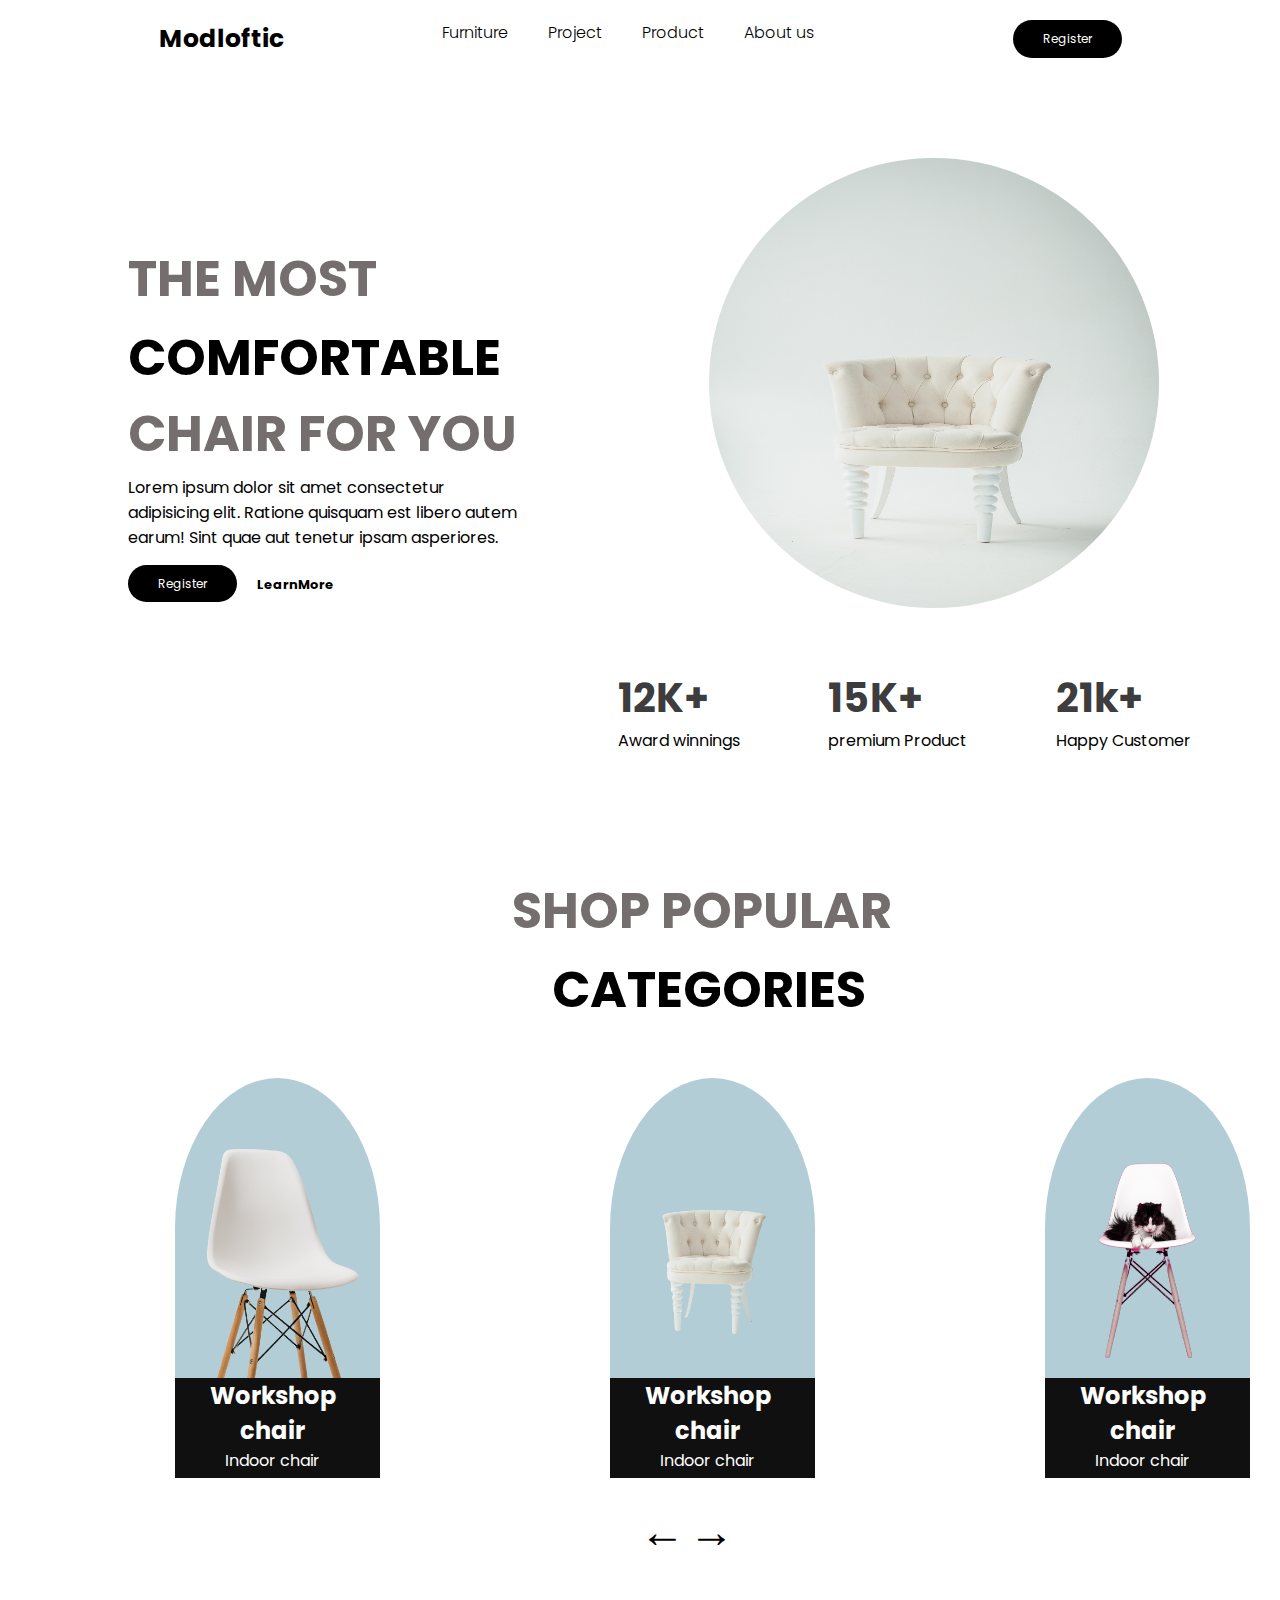
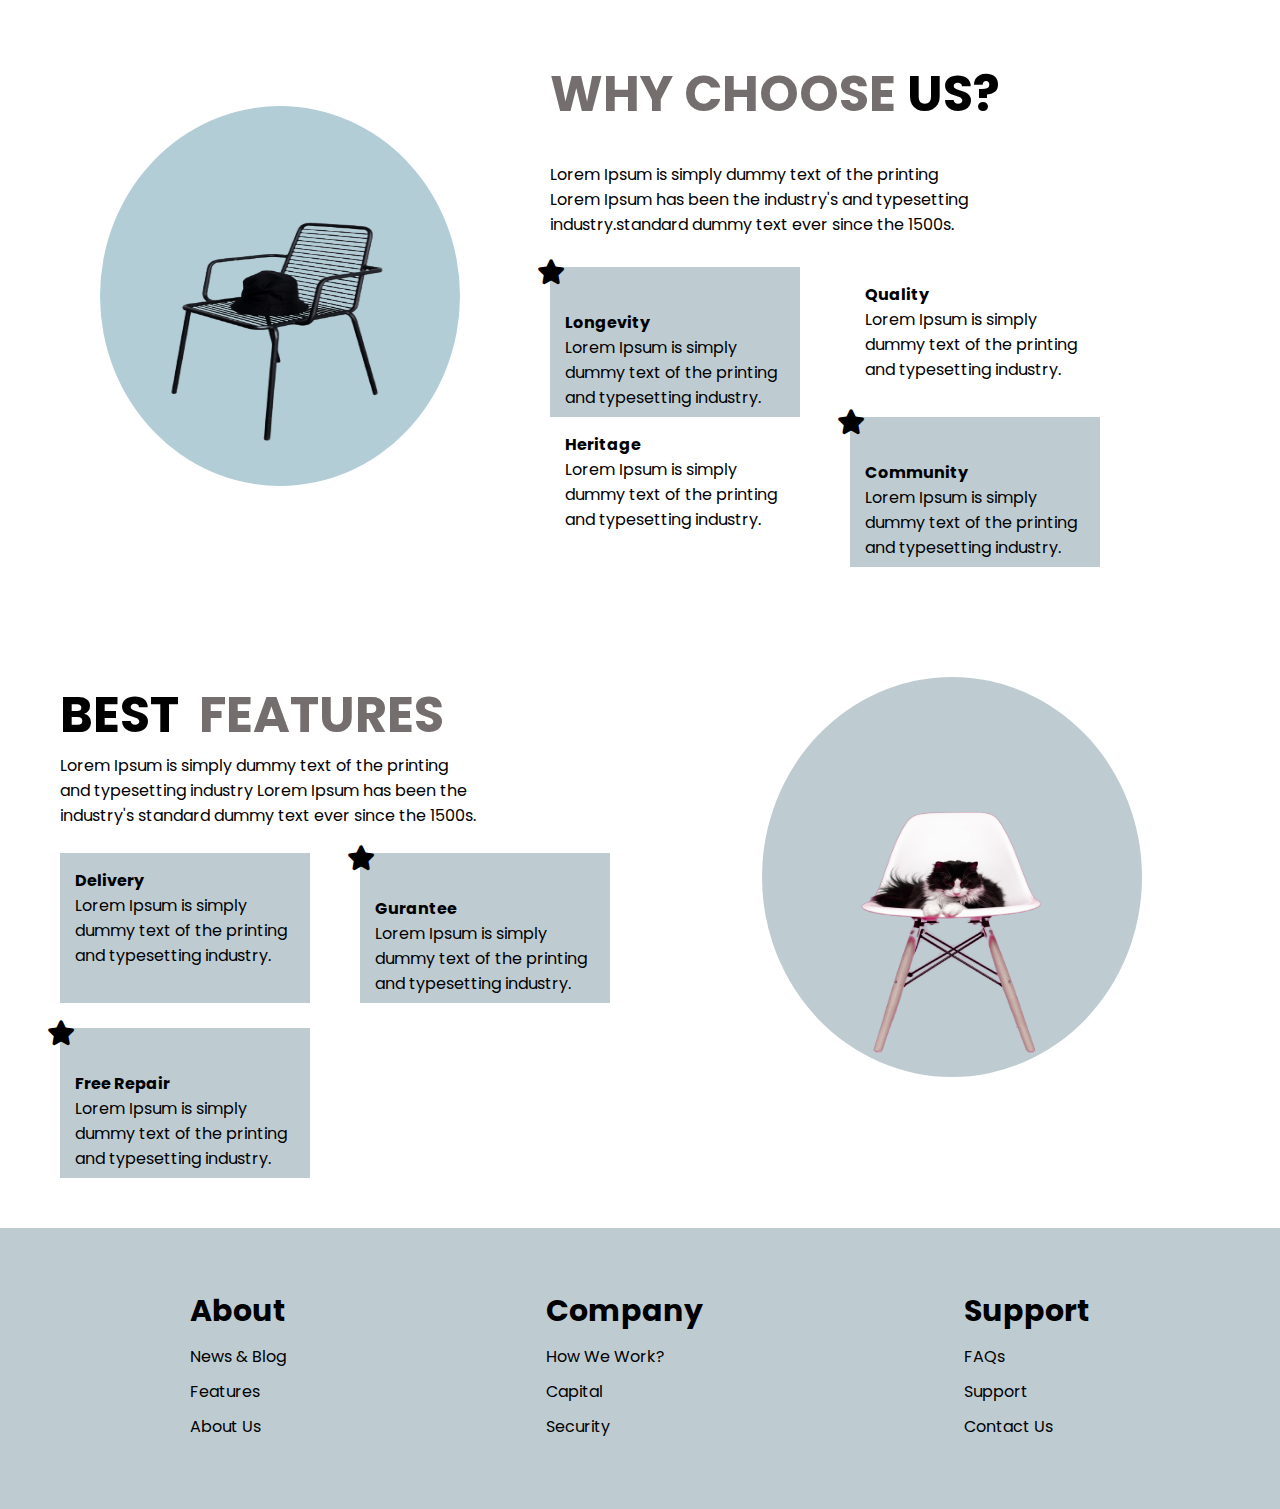
<file: Chair Website/index.html>
<!DOCTYPE html>
<html lang="en">
<head>
    <meta charset="UTF-8">
    <meta name="viewport" content="width=device-width, initial-scale=1.0">
    <title>Chair Website</title>
    <link rel="stylesheet" href="style.css">
    <link rel="preconnect" href="https://fonts.googleapis.com">
<link rel="preconnect" href="https://fonts.gstatic.com" crossorigin>
<link href="https://fonts.googleapis.com/css2?family=Poppins:ital,wght@0,100;0,200;0,300;0,400;0,500;0,600;0,700;0,800;0,900;1,100;1,200;1,300;1,400;1,500;1,600;1,700;1,800;1,900&display=swap" rel="stylesheet">
<link rel="stylesheet" href="https://cdnjs.cloudflare.com/ajax/libs/font-awesome/6.7.2/css/all.min.css" integrity="sha512-Evv84Mr4kqVGRNSgIGL/F/aIDqQb7xQ2vcrdIwxfjThSH8CSR7PBEakCr51Ck+w+/U6swU2Im1vVX0SVk9ABhg==" crossorigin="anonymous" referrerpolicy="no-referrer" />
<link rel="icon" href="img/bruno-emmanuelle--MUoHL1XULM-unsplash-removebg-preview.png">
</head>
<body>
    <div class="main-box">
    <header>
        <div class="container">
            <h2>Modloftic</h2>
            <div class="features">
                <ul>
                    <li>Furniture</li>
                    <li>Project</li>
                    <li>Product </li>
                    <li>About us</li>
                </ul>
            </div>
            <div class="btn">
                <a href="">Register</a>
            </div>
        </div>
    </header>
    <!--Main section-->
    <main class="small-container">
        <section class="detail-1">
          <h1 class="head1">The Most </h1>
          <h1 class="head2">Comfortable</h1>
          <h1 class="head1">Chair for you</h1>
          <p>Lorem ipsum dolor sit amet consectetur adipisicing elit. Ratione quisquam est libero autem earum! Sint quae aut tenetur ipsam asperiores.</p>
          <div class="btn-class">
             <div class="btn1">
                <a href="">Register</a>
            </div>
            <div class="btn2">
                <a href="">LearnMore</a>
            </div>
          </div>
         
        </section>
        <section class="detail-2">
        <div class="img-cont">
<img src="img/daniil-silantev-1P6AnKDw6S8-unsplash.jpg">
        </div>
        <div class="main-head">
             <div class="main-text">
            <h1>12K+</h1>
            <p>Award winnings</p>
        </div>
        <div class="main-text">
            <h1>15K+</h1>
            <p>premium Product </p>
        </div>
        <div class="main-text">
            <h1>21k+</h1>
            <p>Happy Customer</p>
        </div>
        </div>
       
        </section>
        <!--Category section-->
    </main>
<main>
<section>
    <div class="cat1">
 <h1 class="head1">Shop Popular </h1>
                <h1 class="head2">Categories </h1>
    </div>
    <div class="cat2">
        <div class="img-sec">
  <img src="img/bruno-emmanuelle--MUoHL1XULM-unsplash-removebg-preview.png">
  <div class="img-para">
    <h2>Workshop chair</h2>
    <p>Indoor chair </p>
  </div>
        </div>
         <div class="img-sec">
  <img src="img/daniil-silantev-1P6AnKDw6S8-unsplash-removebg-preview.png">
  <div class="img-para">
    <h2>Workshop chair</h2>
    <p>Indoor chair </p>
  </div>
        </div>
         <div class="img-sec">
  <img src="img/scott-webb-eD853mTbBA0-unsplash-removebg-preview.png">
  <div class="img-para">
    <h2>Workshop chair</h2>
    <p>Indoor chair </p>
  </div>
    </div>
        </section>
        <div class="arrow">
            <span>&#8592;</span>
            <span>&#8594;</span>
        </div>
</main>
<main>
    <section class="main2">
        <div class="cat3">
            <img src="img/pexels-ron-lach-8346055-removebg-preview.png">
        </div>
        <div class="cat4">
<span class="head3">Why Choose </span> <span class="head4">Us?</span>
<p id="para">Lorem Ipsum is simply dummy text of the printing <br>
     Lorem Ipsum has been the industry's and typesetting <br>
     industry.standard dummy text ever since the 1500s.</p>
     <div class="mbox-1">
     <div class="box1">
        <i class="fa-solid fa-star"></i>
        <h4>Longevity</h4>
        <p>Lorem Ipsum is simply dummy text of the printing and typesetting industry.</p>
        </div>
        <div class="box2">
        <h4>Quality</h4>
        <p>Lorem Ipsum is simply dummy text of the printing and typesetting industry.</p>
        </div>
        </div>
        <div class="mbox-2">
        <div class="box3">
        <h4>Heritage</h4>
        <p>Lorem Ipsum is simply dummy text of the printing and typesetting industry.</p>
        </div>
        <div class="box4">
            <i class="fa-solid fa-star"></i>
        <h4>Community</h4>
        <p>Lorem Ipsum is simply dummy text of the printing and typesetting industry.</p>
        </div>
        </div>




     </div>
        </div>
    </section>
</main>
<section class="main3">
    <div class="cat5">
         <span class="head4">Best</span><span class="head3">Features</span>
    <p>Lorem Ipsum is simply dummy text of the printing<br>
         and typesetting industry Lorem Ipsum has been the <br> 
        industry's standard dummy text ever since the 1500s.</p>
        <div class="boxes-1">
            <div class="box4">
                <h4>Delivery</h4>
                <p>Lorem Ipsum is simply dummy text of the printing and typesetting industry.</p>
            </div>
            <div class="box4">
                <i class="fa-solid fa-star"></i>
                <h4>Gurantee</h4>
                <p>Lorem Ipsum is simply dummy text of the printing and typesetting industry.</p>
            </div>
            </div>
             <div class="boxes-2">
            <div class="box4">
                <i class="fa-solid fa-star"></i>
                <h4>Free Repair</h4>
                <p>Lorem Ipsum is simply dummy text of the printing and typesetting industry.</p>
                
            </div>
        </div>
    </div>
    <div class="cat6">
        <img src="img/scott-webb-eD853mTbBA0-unsplash-removebg-preview.png">
    </div>
</section>
<footer class="foot-sect">
    <div class="foot-1">
 <h3>   About</h3>
    <li>News & Blog</li>
    <li>Features</li>
    <li>About Us</li>
    </div>
     <div class="foot-1">
   <h3> Company</h3>
    <li>How We Work?</li>
    <li>Capital</li>
    <li>Security</li>
    </div>
     <div class="foot-1">
    <h3>Support</h3>
    <li>FAQs</li>
    <li>Support</li>
    <li>Contact Us</li>
    </div>
</footer>
</div>

</body>
</html>
</file>
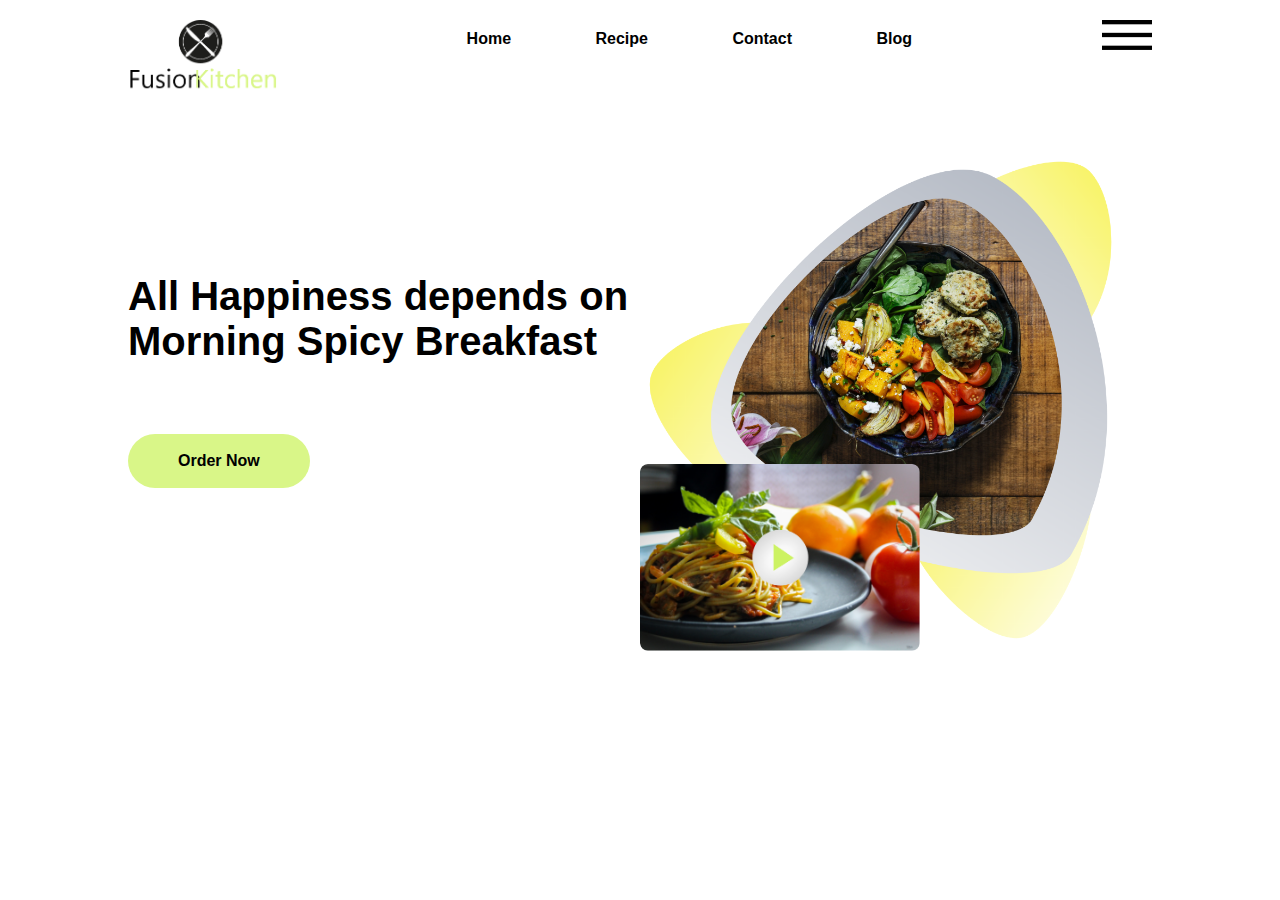
<file: Fusion Kitchen/index.html>
<!DOCTYPE html>
<html lang="en">
<head>
    <meta charset="UTF-8">
    <meta name="viewport" content="width=device-width, initial-scale=1.0">
    <title>Fusion Kitchen</title>
    <link rel="stylesheet" href="style.css">
</head>
<body>
    <div class="hero">
        <nav>
            <img src="img/logo.png" class="logo">
            <ul>
                <li><a href="">Home</a></li>
                <li><a href="">Recipe</a></li>
                <li><a href="">Contact</a></li>
                <li><a href="">Blog</a></li>
            </ul>
    
        <img src="img/menu.png" class="menu-img">
          </nav>
        <div class="row">
            <div class="col">
                <h1>All Happiness depends on <br>Morning Spicy Breakfast</h1>
                <a href="">Order Now</a>
            </div>
            <div class="col">
                <img src="img/pic1.png" class="features">
                 <img src="img/pic2.png" class="thumbnail">
            </div>
        </div>
    </div>
</body>
</html>
</file>
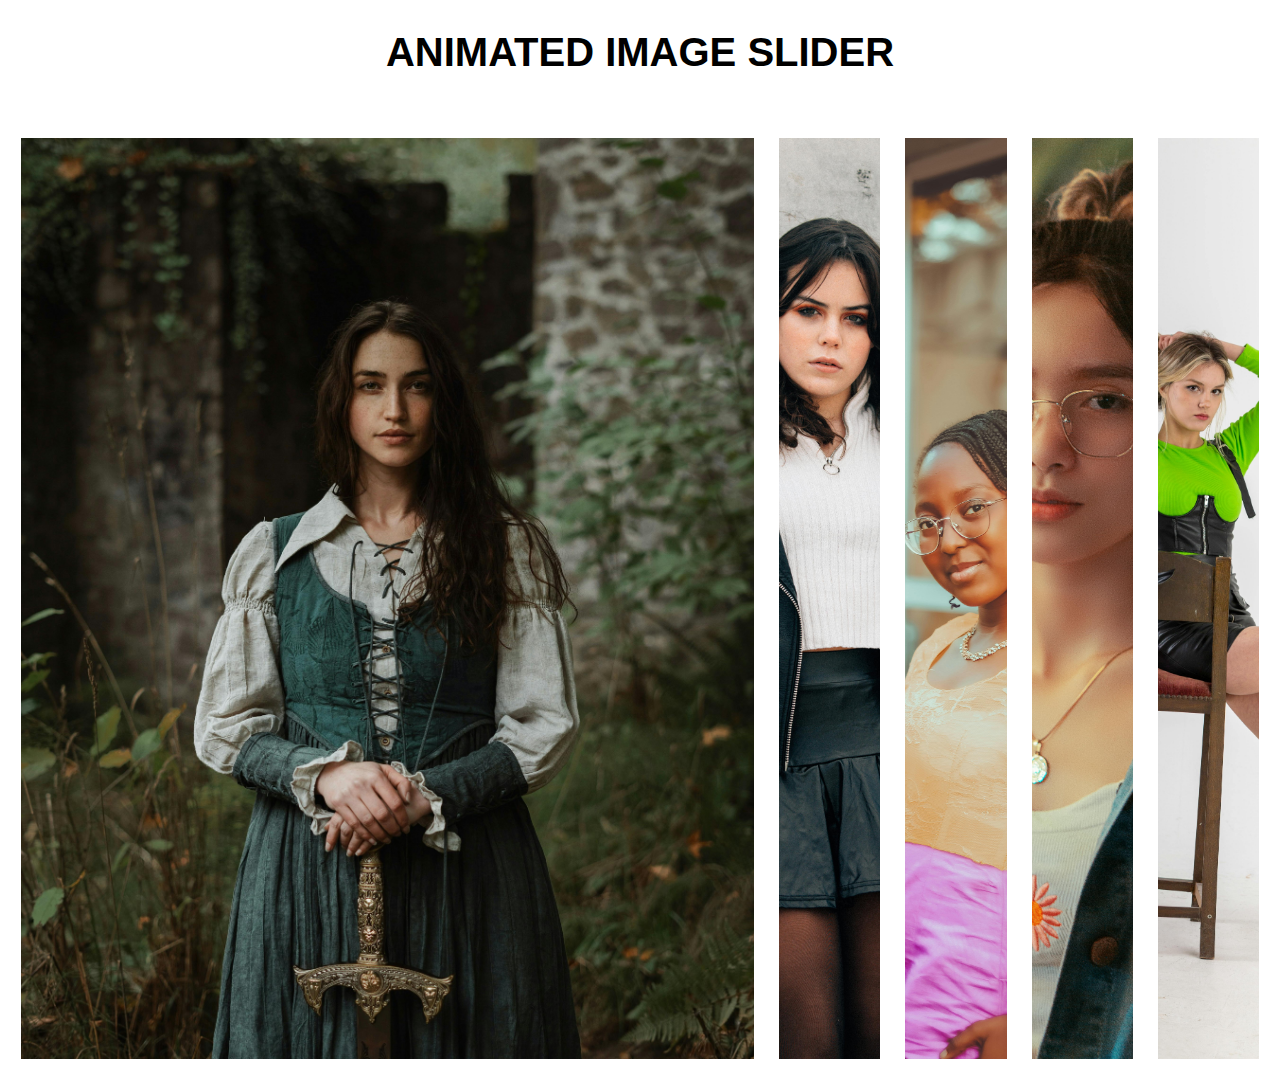
<file: Image Gallery/index.html>
<!DOCTYPE html>
<html lang="en">
<head>
    <meta charset="UTF-8">
    <meta name="viewport" content="width=device-width, initial-scale=1.0">
    <title>Image Gallery</title>
    <link rel="stylesheet" href="style.css">
    <link rel="icon" href="icon.png">
</head>
<body>
    <h1>ANIMATED IMAGE SLIDER</h1>
    <div class="gallery">
        <div class="img-box active">
            <img src="img1.jpg">
        </div>
        <div class="img-box">
            <img src="img2.jpg">
        </div>
        <div class="img-box">
            <img src="img3.jpg">
        </div>
        <div class="img-box">
            <img src="img4.jpg">
        </div>
        <div class="img-box">
            <img src="img5.jpg">
        </div>
    </div>
</body>
</html>
</file>
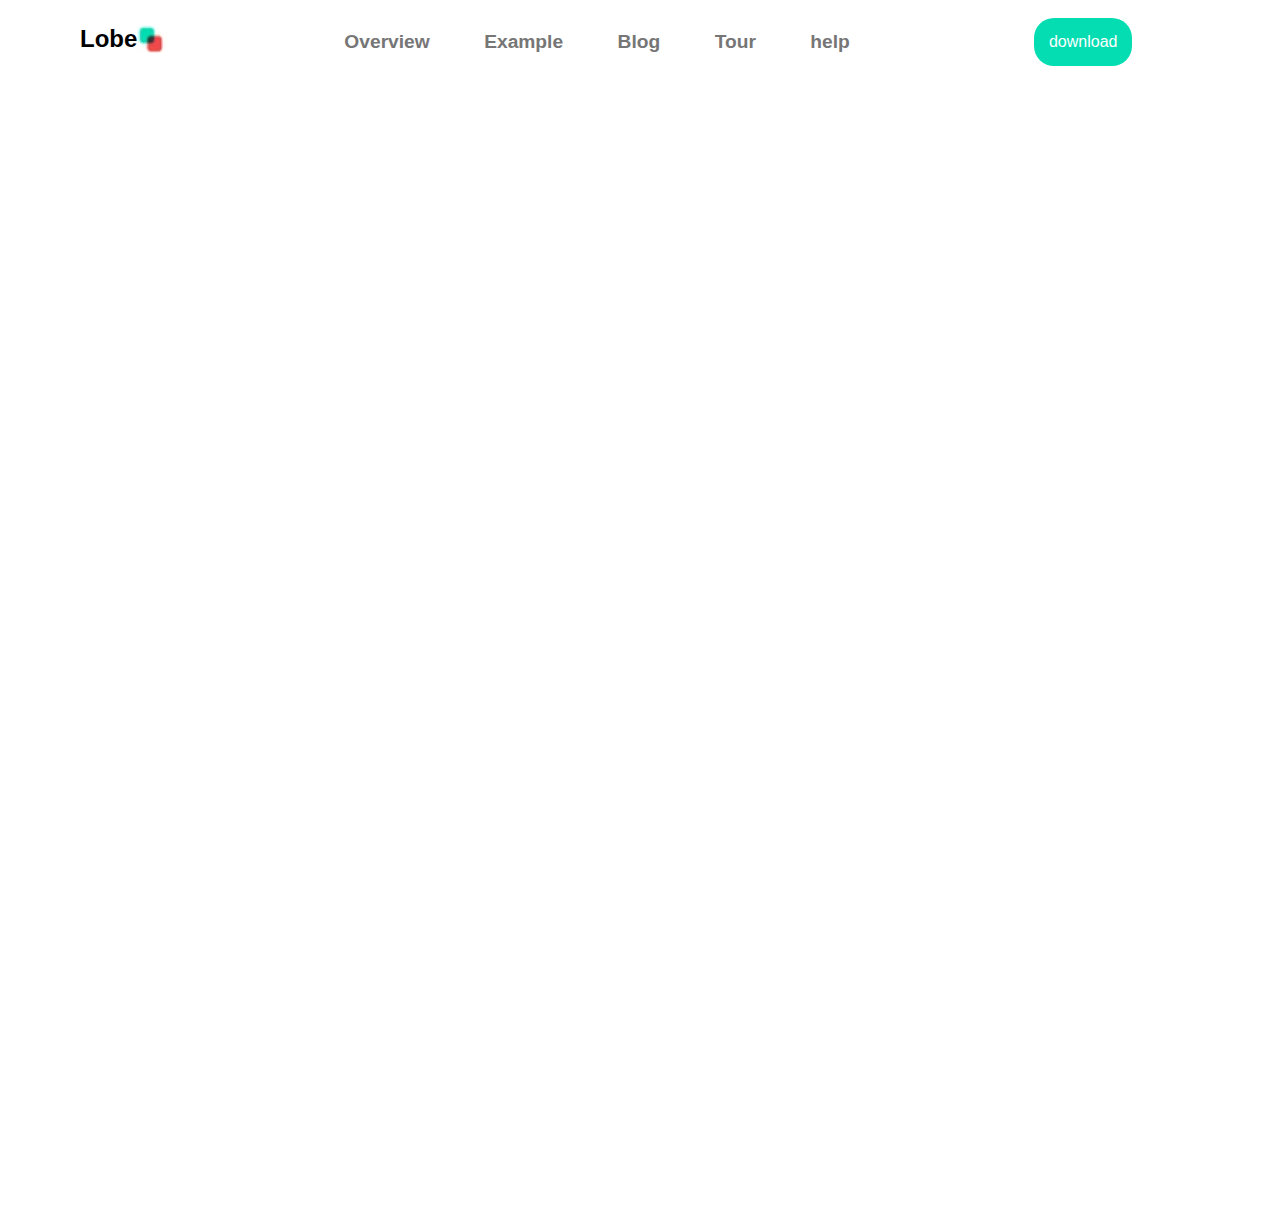
<file: Lobe Tour/index.html>
<!DOCTYPE html>
<html lang="en">
<head>
    <meta charset="UTF-8">
    <meta name="viewport" content="width=device-width, initial-scale=1.0">
    <title>Lobe Tour</title>
    <link rel="stylesheet" href="style.css">
    <link rel="icon" href="img/logo.png">
<link rel="stylesheet" href="https://cdnjs.cloudflare.com/ajax/libs/font-awesome/6.7.2/css/all.min.css" integrity="sha512-Evv84Mr4kqVGRNSgIGL/F/aIDqQb7xQ2vcrdIwxfjThSH8CSR7PBEakCr51Ck+w+/U6swU2Im1vVX0SVk9ABhg==" crossorigin="anonymous" referrerpolicy="no-referrer" />
</head>
<body>
    <div class="head">
        <h2 >Lobe</h2>
        <img src="img/logo.png"class="logo">
          </div>
        <nav>
            <ul>
                <li>Overview</li>
                <li>Example</li>
                <li>Blog</li>
                <li>Tour</li>
                <li>help</li>
            </ul>
            <div class="btn">
                download
            </div>
        </nav>
  <div class="main animi">
    <h1 class="txt1"> Lobe </h1>
    <h1 class="txt2">Tour</h1>
  </div>
  <div class="subtext animi">
    <p>Build your first Machine Learning in ten </p>
    <p>Minutes No coding Experience Needed</p>
  </div>
  
    <div class="main-box animi">
        <img src="img/mainimg.png">
    </div>
    <div class="content animi">
        <h2>Train your App</h2>
        <h2> &nbsp &nbsp with Lobe</h2>
    </div>
     <div  class="btn-2 animi">
        <button>download</button>
     </div>
    <div class="box3 animi">

        <div class="logo1"><b>Lobe <img src="img/logo.png"></b>
            <ul>
               
                <li>A product of Microsoft</li>
                <li>All rights reversed</li>
                <li> &copy Microsoft 2021</li>
            </ul>
        </div>
        <div class="about"><b>About</b>
        <ul>

            <li>Download</li>
            <li>Overview</li>
            <li>Example</li>
            <li>Blog</li>
        </ul>
    </div>
    <div class="general"><b>General</b>
        <ul>
            <li>Notice</li>
            <li>License</li>
            <li>Press Enquiry</li>
            <li>Press Images</li>
        </ul>
        </div>
        <div class="Resources"><b>Resources</b>
            <ul>
                <li>Help</li>
                <li>Tour</li>
                <li>Contact</li>
                <li>Privacy</li>
            </ul>
        </div>
        <div class="socialicon">
            <i class="fa-solid fa-message"></i>
            <i class="fa-brands fa-twitter"></i>
            <i class="fa-brands fa-youtube"></i>
        </div>
    </div>
    

    
</body>
</html>
</file>
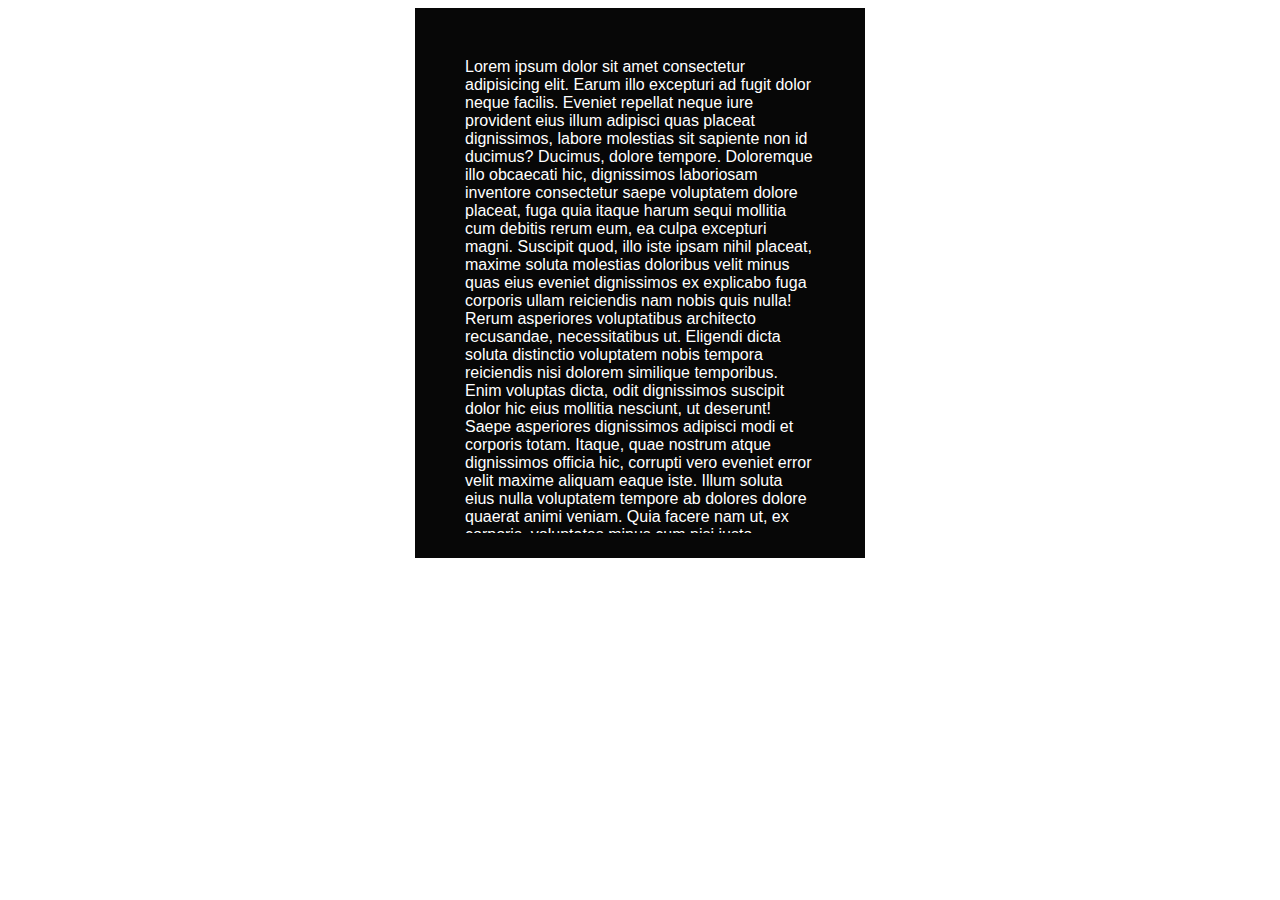
<file: scroll bar using css/index.html>
<!DOCTYPE html>
<html lang="en">
<head>
    <meta charset="UTF-8">
    <meta name="viewport" content="width=device-width, initial-scale=1.0">
    <title>Custom scroll bar</title>
    <link rel="stylesheet" href="style.css">
</head>
<body>
    <section class="scroll-container">
        <div class="scroll-div">
            <div class="scroll-object">
                Lorem ipsum dolor sit amet consectetur adipisicing elit. Earum illo excepturi ad fugit dolor neque facilis. Eveniet repellat neque iure provident eius illum adipisci quas placeat dignissimos, labore molestias sit sapiente non id ducimus? Ducimus, dolore tempore. Doloremque illo obcaecati hic, dignissimos laboriosam inventore consectetur saepe voluptatem dolore placeat, fuga quia itaque harum sequi mollitia cum debitis rerum eum, ea culpa excepturi magni. Suscipit quod, illo iste ipsam nihil placeat, maxime soluta molestias doloribus velit minus quas eius eveniet dignissimos ex explicabo fuga corporis ullam reiciendis nam nobis quis nulla! Rerum asperiores voluptatibus architecto recusandae, necessitatibus ut. Eligendi dicta soluta distinctio voluptatem nobis tempora reiciendis nisi dolorem similique temporibus. Enim voluptas dicta, odit dignissimos suscipit dolor hic eius mollitia nesciunt, ut deserunt! Saepe asperiores dignissimos adipisci modi et corporis totam. Itaque, quae nostrum atque dignissimos officia hic, corrupti vero eveniet error velit maxime aliquam eaque iste. Illum soluta eius nulla voluptatem tempore ab dolores dolore quaerat animi veniam. Quia facere nam ut, ex corporis, voluptates minus cum nisi iusto, numquam cupiditate nemo incidunt delectus. Sunt corporis vitae optio perferendis quisquam consequatur officiis, inventore repellendus harum magni dignissimos aut eum, et minus obcaecati voluptatibus quidem illum quibusdam, quas beatae! Aspernatur, pariatur! Repellendus dolores, natus eum reprehenderit quibusdam quos laudantium provident impedit esse ullam obcaecati recusandae, tempora perferendis accusamus quas ipsam, numquam voluptate. A nostrum animi natus qui possimus odit nobis vel quis sapiente vero eius debitis rem quasi, expedita eaque sunt id cupiditate officia optio reprehenderit est! Numquam, unde? Reiciendis in aperiam error itaque quam possimus voluptas quidem maiores suscipit sapiente mollitia dignissimos fuga sit eos saepe magni, rerum molestias hic officiis! Harum repudiandae, sint laudantium temporibus aspernatur est minus enim assumenda! Voluptate, nostrum dicta dolorem distinctio aspernatur laboriosam animi iste, cupiditate debitis laudantium tempora unde doloremque! Corporis totam eum molestias ratione rerum quasi. Vitae facilis a voluptatibus error voluptate nobis, consequatur asperiores possimus quisquam ex. Enim ad perferendis, accusamus odit nulla dolores illo nam quo dicta nostrum itaque velit quam error quos corrupti facilis voluptatem pariatur officiis, provident quisquam neque at suscipit! Architecto incidunt reprehenderit, et corrupti a ipsa? Officia labore vitae accusantium tenetur facilis sequi maiores omnis repellat animi ut iusto sed dolorum quos nobis voluptate eos itaque asperiores mollitia, magnam blanditiis cumque aspernatur veniam autem. Doloremque quo mollitia repudiandae veritatis ad quidem quis optio itaque explicabo pariatur tenetur inventore beatae cupiditate rerum quia, aliquid esse, dolore iure voluptate animi. Dignissimos id hic eveniet quam pariatur ullam totam cupiditate deleniti possimus velit minus exercitationem impedit odio sapiente omnis magni rerum delectus minima quisquam in perferendis, placeat aspernatur dolorem sit. Natus quod nihil hic voluptatibus accusamus exercitationem error? Tenetur, sit in ex ea eveniet culpa! Optio eligendi, impedit omnis nam illo voluptas sint ea voluptatem ad, atque id maxime sequi doloremque, repellat expedita unde debitis eos iure nihil similique autem consequatur. Illo architecto illum, minus officia, quos fuga dolore voluptates culpa nulla tempore quis perspiciatis, deserunt quia reiciendis. Cum facilis possimus adipisci eveniet ipsam, beatae neque omnis voluptatum soluta dicta?
            </div>
        </div>
    </section>
    
</body>
</html>
</file>
<file: Chair Website/style.css>
*{
    margin:0;
    padding:0;
    box-sizing:border-box;
    font-family:'poppins',sans-serif;
}
.container{
    display:flex;
    justify-content:space-evenly;
    margin-top:20px;
    
}
.container h2{
    font-size:25px;
}
.features ul{
    display:flex;
        list-style-type:none;
        transition:0.5s;
   
}
.features li {
display:inline-block;
text-align:center;
margin-right:40px;
margin-bottom:3px;
cursor:pointer;
font-weight:300;

}
.features li:hover{
border-bottom :2px solid black;
padding-bottom:5px;

}
.btn{
    background:#000;
    color:#fff;
    cursor:pointer;
    font-size:12px;
    padding:10px 30px;
        text-decoration:none;border-radius:30px;
}
.btn a{
    text-decoration:none;
    color:#fff;
}
.small-container{
    display:flex;
    flex:2;
    justify-content:space-around;
    align-items:center;
    margin-left: 10%;
    
   
}
.detail-1{
display:inline-block;
margin-top:45px;
width:550px;
}
.detail-2{
    display:inline-block;
     width:1030px;
}
.img-cont{
     width:450px;
    height:450px;
   
}
.img-cont img{
   width:100%;
   height: 100%;
   border-radius:100%;
   margin-top:100px;
    margin-bottom:100px;
    margin-left:180px;
   
}
.btn1{
            margin-top:20px;
            margin-bottom:20px;
}
 .btn1 a {
       background:#000;
    color:#fff;
    cursor:pointer;
    font-size:12px;
    padding:10px 30px;
        text-decoration:none;border-radius:30px;

    }
    .btn2 a{
        text-decoration:none;
        color:#000;
         font-size:13px;
         font-weight:bold;
       
    }
    .btn2{
 margin-bottom :10px;
 position:relative;
 left:20px;
 top:6px;
    }
    .btn-class {
        display:flex;
        align-items:center;
        
    }
    .head1{
        color:rgba(102, 96, 96, 0.91);
        font-size:50px;
        text-transform:uppercase;
        margin-bottom:3px;
    }
    .head2{
         font-size:50px;
                 text-transform:uppercase;

    }
    .main-text h1{
        color:rgba(43, 42, 42, 0.91);
        font-size:40px;
    }
    .main-head{
        display:flex;
        justify-content:space-evenly;
        margin-top:160px;
    }
    .cat1{
        margin-left:40%;
        margin-top:120px;
    }
    .cat1 .head2{
        margin-left:40px;
    }
    .cat2{
        display:flex;
        margin-bottom:120px;
    }
    .img-sec{
           display:flex;
           justify-content:center;

    }
.img-sec img{
    height:300px;
        width:205px;
        margin-top:50px;
        background:rgb(179, 205, 215);
        border-top-left-radius:50%;
                border-top-right-radius:50%;
               margin-left:25px;
               position:relative;
               left:150px;
               

}
.img-sec .img-para{
    background:rgb(16, 16, 16);
    padding-left:30px;
    
}
.img-para{
    color:#fff;
    text-align:center;
    padding-left:40px;
    padding-right:40px;
     position:relative;
    top:350px;
    right:55px;
 height:100px;
 width:205px;
}

.arrow span{
    position:relative;
    font-size:45px;
    left:50%;
    cursor:pointer;
}
.main2{
    display:flex;
    flex:2;
    margin-top:60px;
}

.cat3 img{
    background:rgb(179, 205, 215);
    height:380px;
    width:360px;
    margin-right:90px;
    margin-left: 100px;
    border-radius:100%;
    margin-top:80px;

}
.head3{
color:rgba(102, 96, 96, 0.91);
        font-size:50px;
        text-transform:uppercase;
        margin-bottom:3px;
        font-weight:bold;
}
.head4{
font-size:50px;
                 text-transform:uppercase;
                  font-weight:bold;
                  word-spacing:25px;
}
.cat4 ,.head3, .head4{
    margin-top:60px;
}
.cat4 ,#para{
    margin:30px 0px;
}
.box1 ,.box4{
    background:rgb(190, 204, 209);
    width:250px;
    height:150px;
   padding:15px 15px;
}
.box2,.box3{
    
     width:250px;
    height:150px;
   padding:15px 15px;
}
.mbox-1 , .mbox-2{
    display:flex;
    gap:50px;
}
.box1 i{
    position:relative;
    bottom:22px;
    right:28px;
    font-size:25px;
}
.box4 i{
    position:relative;
    bottom:22px;
    right:28px;
    font-size:25px;
}
.main3{
    display:flex;
    margin-top:80px;
    margin-left:60px;
}
.main3 ,.head4{
    padding-right:20px;
    margin-bottom:50px;
   }
.boxes-1{
    display:flex;
    gap:50px;
    margin-top:25px;
}
.boxes-2{
  margin-top:25px;
}
.foot-sect{
    background:rgb(190, 204, 209);
    display:flex;
    justify-content:space-around;
    padding:60px;
}
.foot-1 li{
    list-style:none;
    padding-bottom:10px;
    cursor:pointer;
}
.foot-1 h3{
    padding-bottom:10px;
    font-size:30px;
}

.cat6 img{
    background:rgb(190, 204, 209);
    margin-left:40%;
    padding-top:30px;
    height:400px;
    width:380px;
    border-radius:100%;
}
</file>
<file: Fusion Kitchen/style.css>
*{
    margin:0;
    padding:0;
    box-sizing: border-box;
    font-family: 'Lucida Sans', 'Lucida Sans Regular', 'Lucida Grande', 'Lucida Sans Unicode', Geneva, Verdana, sans-serif;
}
.hero{
    width:100%;
    padding: 20px 10%;
     
}
nav{
    width:100%;
    display: flex;
    text-align: center;
    justify-content: space-between;
}

.logo{
    width:150px;
cursor: pointer;
    
}
.menu-img{
    width:50px;
    height:30px;
    cursor: pointer;
}


nav ul {
    flex:1;
    text-align: right;
    margin-right: 150px;
}
nav ul li{
    list-style: none;
    display: inline-block;
    margin: 10px 30px;
}

nav ul li a {
    text-decoration: none;
    color:#000;
    font-weight: 700;
    position: relative;
    padding: 10px;
}
nav ul li a::before{
    content: '';
    width:100%;
height:0px;
background: #d9f688;
position: absolute;
z-index: -1;
left:0;
bottom: -5px;
border-bottom-left-radius: 8px;
border-bottom-right-radius:8px;
transition: height 0.8s;
}
nav ul li a:hover:before{
    height:85px;
}
.row{
    display: flex;
    flex-wrap: wrap;
}
.col{
    flex-basis:50%;
    position: relative;
}
.features{
    width:100%;
    margin-top: 50px;

}
.thumbnail{
    width:280px;
    position: absolute;
    bottom:10px;
    left:0;
    border-radius: 8px;
    box-shadow: 5px 8 px 10px rgba(0, 0, 0, 0.1);
}

.col h1{
    margin-top: 180px;
    font-size: 40px;
    font-weight: 700;
}

.col a{
    text-decoration: none;
    padding: 18px 50px;
    border-radius: 30px;
    background: #d9f688;
    display: inline-block;
    color: #000;
    font-weight: 700;
    margin-top: 70px;
        box-shadow: 5px 8 px 10px rgba(0, 0, 0, 0.7);
}
</file>
<file: Image Gallery/style.css>
h1{
    text-align: center;
    margin-top: 30px;
    font-size: 40px;
    font-family: sans-serif;
}
.gallery{
    width:100%;
    height: 80%;
    display: flex;
    margin: 5% 0 auto;
    box-sizing: border-box;
   
}
.img-box{
 margin: 0 1%;
 flex-grow: 1;
 flex-basis: 0 ;
 transition: .5s;
}
.img-box img{
    width:100%;
    height: 100%;
    object-fit: cover;
     transition: .5s;

}
.img-box:hover{
    flex-basis: 50%;
}
.active{
    flex-basis: 50%;
}
.gallery:hover .active{
    flex-basis: 0;
}
.img-box:nth-child(1):hover{
    flex-basis: 50%;
}
body{
   overflow-y: auto;
}
</file>
<file: Lobe Tour/style.css>
*{
    margin:0;
    padding: 0;
    box-sizing: border-box;
    font-family:  sans-serif;
}
body{}
.head{
    display: flex;
    position: relative;
    top:25px;
    animation-delay: 2.5git agit inis;

}
.logo{
width:30px;
}

nav ul li {
  display: inline-block;
   position: relative;
  left: 25%;
  bottom:20px;
  margin-right: 50px;
  align-items: center;
  color:#767676;
  font-weight:bold;
  font-size: larger;
 
}

nav{
    display: flex;
    justify-content: space-around;
    align-items: center;  
}
.btn{
    border-radius: 20px;
    background-color: #04ddb2;
    color:#ffff;
    padding:15px;
    margin: 10px 22px;
    position: relative;
    bottom:20px;
}
.main{
    display: flex;
    margin-left: 35%;
    padding-top: 5%;
    position: relative;
    left:30px;
    margin-bottom: 20px;
}
.txt2{
    color:#04ddb2;
  position: relative;
left:25px;
}
.subtext{
    display: inline-block;
 margin-left: 30%;
 margin-top: 20px;
 margin-bottom: 25px;
 word-spacing: 4px;
 font-size: large;
 font-weight:100;
 color:#767676;
}

.main-box img{
    border-radius: 20px;
    position: relative;
    top:20px;
    left:18%;
  
}
.content{
 position: relative;
top: 40px;
left:38%;
margin-top: 20px;
}
.btn-2{
    margin-left:50px;
}
.btn-2 button{
     border-radius: 20px;
    background-color: #04ddb2;
    color:#ffff;
    border-style: none;
    padding:18px;
    margin: 12px 30px;
    position:relative;
left: 36%;
top:60px;
}
.box3{
    display: flex;
    justify-content: space-evenly;
    position: relative;
    top:120px;
    margin-top: 20px;
}

.box3 div ul li {
list-style: none;

}
.logo1 {
    display: flex;
    flex-direction: column;
line-height: 50px;}
.about{
     display: flex;
    flex-direction: column;
line-height: 50px;}
.general{
display: flex;
    flex-direction: column;
line-height: 50px;
}
.Resources{
display: flex;
    flex-direction: column;
line-height: 50px;
}
.socialicon{
display: flex;
line-height: 50px;
}

.fa-solid{
    letter-spacing: 15px;
    color: #04ddb2;

}

.fa-brands{
        letter-spacing: 15px;
color: #04ddb2;


}

html, body{
    width:100%;
    height:100%;
    margin:0;
    padding:0;
overflow-x: hidden;}

body{
 padding-left: 80px;
}

.animi{
    opacity: 0;
    transform: translateX(-50px);
    animation: moveup 0.8s linear forwards;
}
@keyframes moveup {
    100%{
        opacity: 1;
            transform: translateX(0px);

    }
    
}
</file>
<file: scroll bar using css/style.css>
body{
    display:flex;
    justify-content:center;
    align-items: center;
    color:#fff;
    font-family:sans-serif;

}
.scroll-container{
    background-color:rgb(7,7,7);
    width:25rem;
    padding:25px;
}
.scroll-div{
width:400px;
height:500px;
background:rgb(7,7,7);
overflow-y:scroll;
}
.scroll-object{
    padding:25px;
}
</file>
